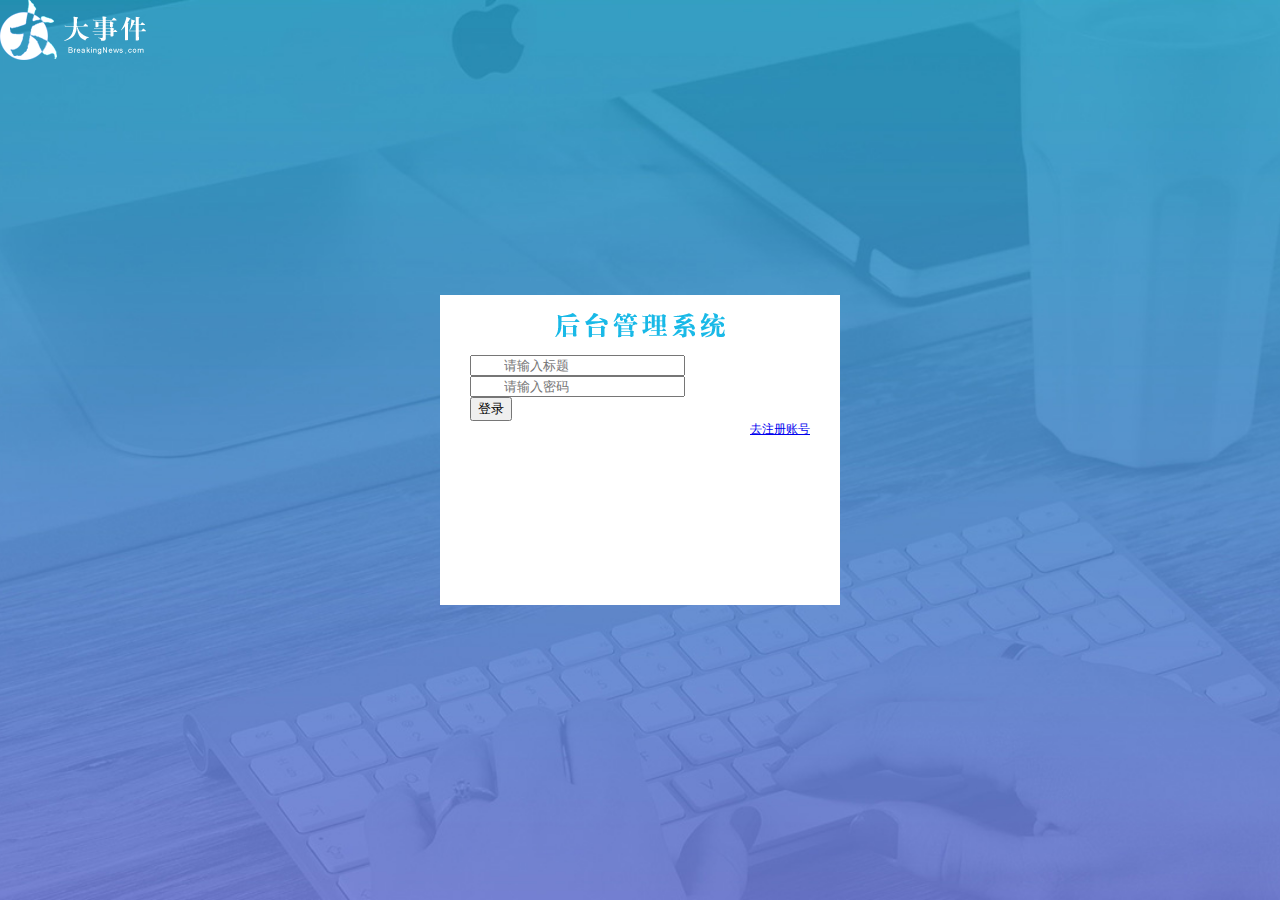
<file: index.html>
<!DOCTYPE html>
<html lang="en">

<head>
    <meta charset="UTF-8">
    <meta http-equiv="X-UA-Compatible" content="IE=edge">
    <meta name="viewport" content="width=device-width, initial-scale=1.0">
    <title>大事件登录-注册</title>
    <link rel="stylesheet" href="./assets/css/login.css">
    <link rel="stylesheet" href="https://www.layuicdn.com/layui-v2.5.5/css/layui.css">
</head>

<body>
    <!-- logo区域 -->
    <div class="layui-main">
        <img src="./assets/images/logo.png" alt="">
    </div>
    <!-- 登录注册区域 -->
    <div class="loginAn">
        <div class="title-box"></div>
        <!-- 登录的div  -->
        <div class="login-box">
            <!-- 登录的表单 -->
            <form class="layui-form" action="">
                <!-- 用户名 -->
                <div class="layui-form-item">
                    <i class="layui-icon layui-icon-username"></i>
                    <input type="text" name="title" required lay-verify="required" placeholder="请输入标题" autocomplete="off" class="layui-input">
                </div>
                <!-- 密码 -->
                <div class="layui-form-item">
                    <i class="layui-icon layui-icon-password"></i>
                    <input type="password" name="password" required lay-verify="required|pwd" placeholder="请输入密码" autocomplete="off" class="layui-input">
                </div>

                <!-- 登录按钮 -->
                <div class="layui-form-item">
                    <button type="button" class="layui-btn layui-btn-fluid layui-btn-normal" lay-submit>登录</button>
                </div>
                <div class="layui-form-item links">
                    <a href="javascript:;" id="link_reg">去注册账号</a>
                </div>
            </form>

        </div>

        <!-- 注册的div  -->
        <div class="reg-box ">
            <!-- 注册的表单 -->
            <form class="layui-form" action="" id="form_reg">
                <!-- 用户名 -->
                <div class="layui-form-item">
                    <i class="layui-icon layui-icon-username"></i>
                    <input type="text" name="title" required lay-verify="required" placeholder="请输入用户名" autocomplete="off" class="layui-input">
                </div>
                <!-- 密码 -->
                <div class="layui-form-item">
                    <i class="layui-icon layui-icon-password"></i>
                    <input type="password" name="password" required lay-verify="required|pwd" placeholder="请输入密码" autocomplete="off" class="layui-input">
                </div>
                <div class="layui-form-item">
                    <i class="layui-icon layui-icon-password"></i>
                    <input type="password" name="repassword" required lay-verify="required|pwd|repwd" placeholder="再次输入密码" autocomplete="off" class="layui-input">
                </div>
                <!-- 注册按钮 -->
                <div class="layui-form-item">
                    <button type="button" class="layui-btn layui-btn-fluid layui-btn-normal" lay-submit>注册</button>
                </div>
                <div class="layui-form-item links">
                    <a href="javascript:;" id="link_reg">去登录</a>
                </div>
            </form>
        </div>
    </div>
    <!-- 导入layui.js  -->
    <script src="./assets/lib/layui/layui.all.js"></script>
    <!-- 导入jQuery  -->
    <script src="./assets/lib/jquery.js "></script>
    <!-- 导入自己的js脚本 -->
    <script src="./assets/js/login.js "></script>
</body>

</html>
</file>
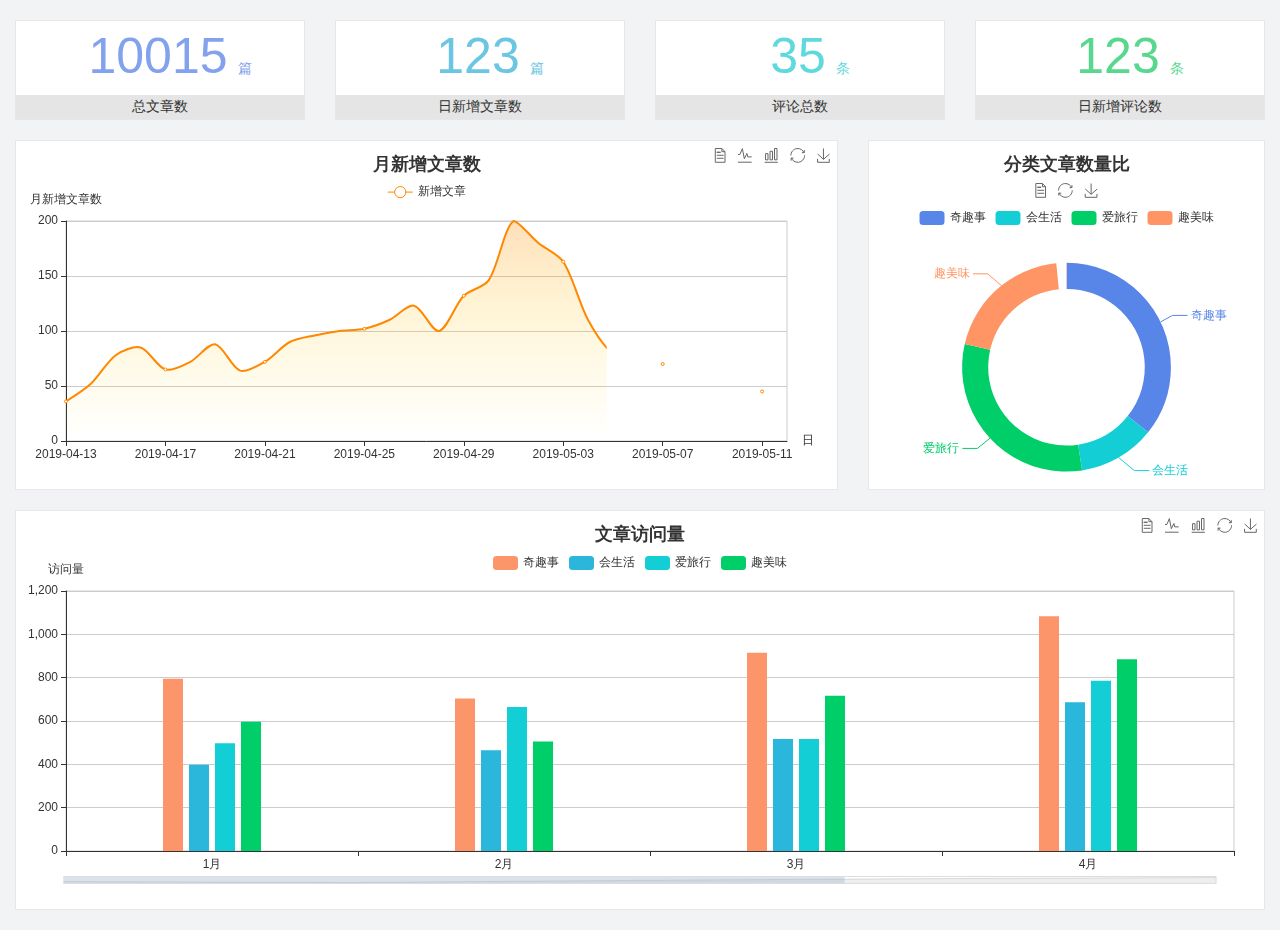
<file: home/dashboard.html>
<!DOCTYPE html>
<html lang="en">

<head>
  <meta charset="UTF-8">
  <meta name="viewport" content="width=device-width, initial-scale=1.0">
  <meta http-equiv="X-UA-Compatible" content="ie=edge">
  <title>图表统计</title>
  <link rel="stylesheet" href="../../assets/lib/bootstrap.css" />
  <link rel="stylesheet" href="../../assets/lib/main.css" />
  <script src="../../assets/lib/jquery.js"></script>
  <script type="text/javascript" src="../../assets/lib/echarts.min.js"></script>
</head>

<body>
  <div class="container-fluid">
    <div class="row spannel_list">
      <div class="col-sm-3 col-xs-6">
        <div class="spannel">
          <em>10015</em><span>篇</span>
          <b>总文章数</b>
        </div>
      </div>
      <div class="col-sm-3 col-xs-6">
        <div class="spannel scolor01">
          <em>123</em><span>篇</span>
          <b>日新增文章数</b>
        </div>
      </div>
      <div class="col-sm-3 col-xs-6">
        <div class="spannel scolor02">
          <em>35</em><span>条</span>
          <b>评论总数</b>
        </div>
      </div>
      <div class="col-sm-3 col-xs-6">
        <div class="spannel scolor03">
          <em>123</em><span>条</span>
          <b>日新增评论数</b>
        </div>
      </div>
    </div>
  </div>

  <div class="container-fluid">
    <div class="row curve-pie">
      <div class="col-lg-8 col-md-8">
        <div class="gragh_pannel" id="curve_show"></div>
      </div>
      <div class="col-lg-4 col-md-4">
        <div class="gragh_pannel" id="pie_show"></div>
      </div>
    </div>
  </div>

  <div class="container-fluid">
    <div class="column_pannel" id="column_show"></div>
  </div>

  <script>
    var oChart = echarts.init(document.getElementById('curve_show'));
    var aList_all = [
      { 'count': 36, 'date': '2019-04-13' },
      { 'count': 52, 'date': '2019-04-14' },
      { 'count': 78, 'date': '2019-04-15' },
      { 'count': 85, 'date': '2019-04-16' },
      { 'count': 65, 'date': '2019-04-17' },
      { 'count': 72, 'date': '2019-04-18' },
      { 'count': 88, 'date': '2019-04-19' },
      { 'count': 64, 'date': '2019-04-20' },
      { 'count': 72, 'date': '2019-04-21' },
      { 'count': 90, 'date': '2019-04-22' },
      { 'count': 96, 'date': '2019-04-23' },
      { 'count': 100, 'date': '2019-04-24' },
      { 'count': 102, 'date': '2019-04-25' },
      { 'count': 110, 'date': '2019-04-26' },
      { 'count': 123, 'date': '2019-04-27' },
      { 'count': 100, 'date': '2019-04-28' },
      { 'count': 132, 'date': '2019-04-29' },
      { 'count': 146, 'date': '2019-04-30' },
      { 'count': 200, 'date': '2019-05-01' },
      { 'count': 180, 'date': '2019-05-02' },
      { 'count': 163, 'date': '2019-05-03' },
      { 'count': 110, 'date': '2019-05-04' },
      { 'count': 80, 'date': '2019-05-05' },
      { 'count': 82, 'date': '2019-05-06' },
      { 'count': 70, 'date': '2019-05-07' },
      { 'count': 65, 'date': '2019-05-08' },
      { 'count': 54, 'date': '2019-05-09' },
      { 'count': 40, 'date': '2019-05-10' },
      { 'count': 45, 'date': '2019-05-11' },
      { 'count': 38, 'date': '2019-05-12' },
    ];

    let aCount = [];
    let aDate = [];

    for (var i = 0; i < aList_all.length; i++) {
      aCount.push(aList_all[i].count);
      aDate.push(aList_all[i].date);
    }

    var chartopt = {
      title: {
        text: '月新增文章数',
        left: 'center',
        top: '10'
      },
      tooltip: {
        trigger: 'axis'
      },
      legend: {
        data: ['新增文章'],
        top: '40'
      },
      toolbox: {
        show: true,
        feature: {
          mark: { show: true },
          dataView: { show: true, readOnly: false },
          magicType: { show: true, type: ['line', 'bar'] },
          restore: { show: true },
          saveAsImage: { show: true }
        }
      },
      calculable: true,
      xAxis: [
        {
          name: '日',
          type: 'category',
          boundaryGap: false,
          data: aDate
        }
      ],
      yAxis: [
        {
          name: '月新增文章数',
          type: 'value'
        }
      ],
      series: [
        {
          name: '新增文章',
          type: 'line',
          smooth: true,
          itemStyle: { normal: { areaStyle: { type: 'default' }, color: '#f80' }, lineStyle: { color: '#f80' } },
          data: aCount
        }],
      areaStyle: {
        normal: {
          color: new echarts.graphic.LinearGradient(0, 0, 0, 1, [{
            offset: 0,
            color: 'rgba(255,136,0,0.39)'
          }, {
            offset: .34,
            color: 'rgba(255,180,0,0.25)'
          }, {
            offset: 1,
            color: 'rgba(255,222,0,0.00)'
          }])

        }
      },
      grid: {
        show: true,
        x: 50,
        x2: 50,
        y: 80,
        height: 220
      }
    };

    oChart.setOption(chartopt);


    var oPie = echarts.init(document.getElementById('pie_show'));
    var oPieopt =
    {
      title: {
        top: 10,
        text: '分类文章数量比',
        x: 'center'
      },
      tooltip: {
        trigger: 'item',
        formatter: "{a} <br/>{b} : {c} ({d}%)"
      },
      color: ['#5885e8', '#13cfd5', '#00ce68', '#ff9565'],
      legend: {
        x: 'center',
        top: 65,
        data: ['奇趣事', '会生活', '爱旅行', '趣美味']
      },
      toolbox: {
        show: true,
        x: 'center',
        top: 35,
        feature: {
          mark: { show: true },
          dataView: { show: true, readOnly: false },
          magicType: {
            show: true,
            type: ['pie', 'funnel'],
            option: {
              funnel: {
                x: '25%',
                width: '50%',
                funnelAlign: 'left',
                max: 1548
              }
            }
          },
          restore: { show: true },
          saveAsImage: { show: true }
        }
      },
      calculable: true,
      series: [
        {
          name: '访问来源',
          type: 'pie',
          radius: ['45%', '60%'],
          center: ['50%', '65%'],
          data: [
            { value: 300, name: '奇趣事' },
            { value: 100, name: '会生活' },
            { value: 260, name: '爱旅行' },
            { value: 180, name: '趣美味' }
          ]
        }
      ]
    };
    oPie.setOption(oPieopt);



    var oColumn = this.echarts.init(document.getElementById('column_show'));
    var oColumnopt =
    {
      title: {
        text: '文章访问量',
        left: 'center',
        top: '10'
      },
      tooltip: {
        trigger: 'axis'
      },
      legend: {
        data: ['奇趣事', '会生活', '爱旅行', '趣美味'],
        top: '40'
      },
      toolbox: {
        show: true,
        feature: {
          mark: { show: true },
          dataView: { show: true, readOnly: false },
          magicType: { show: true, type: ['line', 'bar'] },
          restore: { show: true },
          saveAsImage: { show: true }
        }
      },
      calculable: true,
      xAxis: [
        {
          type: 'category',
          data: ['1月', '2月', '3月', '4月', '5月']
        }
      ],
      yAxis: [
        {
          name: '访问量',
          type: 'value'
        }
      ],
      series: [
        {
          name: '奇趣事',
          type: 'bar',
          barWidth: 20,
          itemStyle: {
            normal: { areaStyle: { type: 'default' }, color: '#fd956a' }
          },
          data: [800, 708, 920, 1090, 1200]
        },
        {
          name: '会生活',
          type: 'bar',
          barWidth: 20,
          itemStyle: {
            normal: { areaStyle: { type: 'default' }, color: '#2bb6db' }
          },
          data: [400, 468, 520, 690, 800]
        },
        {
          name: '爱旅行',
          type: 'bar',
          barWidth: 20,
          itemStyle: {
            normal: { areaStyle: { type: 'default' }, color: '#13cfd5' }
          },
          data: [500, 668, 520, 790, 900]
        },
        {
          name: '趣美味',
          type: 'bar',
          barWidth: 20,
          itemStyle: {
            normal: { areaStyle: { type: 'default' }, color: '#00ce68' }
          },
          data: [600, 508, 720, 890, 1000]
        }
      ],
      grid: {
        show: true,
        x: 50,
        x2: 30,
        y: 80,
        height: 260
      },
      dataZoom: [//给x轴设置滚动条
        {
          start: 0,//默认为0
          end: 100 - 1000 / 31,//默认为100
          type: 'slider',
          show: true,
          xAxisIndex: [0],
          handleSize: 0,//滑动条的 左右2个滑动条的大小
          height: 8,//组件高度
          left: 45, //左边的距离
          right: 50,//右边的距离
          bottom: 26,//右边的距离
          handleColor: '#ddd',//h滑动图标的颜色
          handleStyle: {
            borderColor: "#cacaca",
            borderWidth: "1",
            shadowBlur: 2,
            background: "#ddd",
            shadowColor: "#ddd",
          }
        }]
    };
    oColumn.setOption(oColumnopt);
  </script>
</body>

</html>
</file>
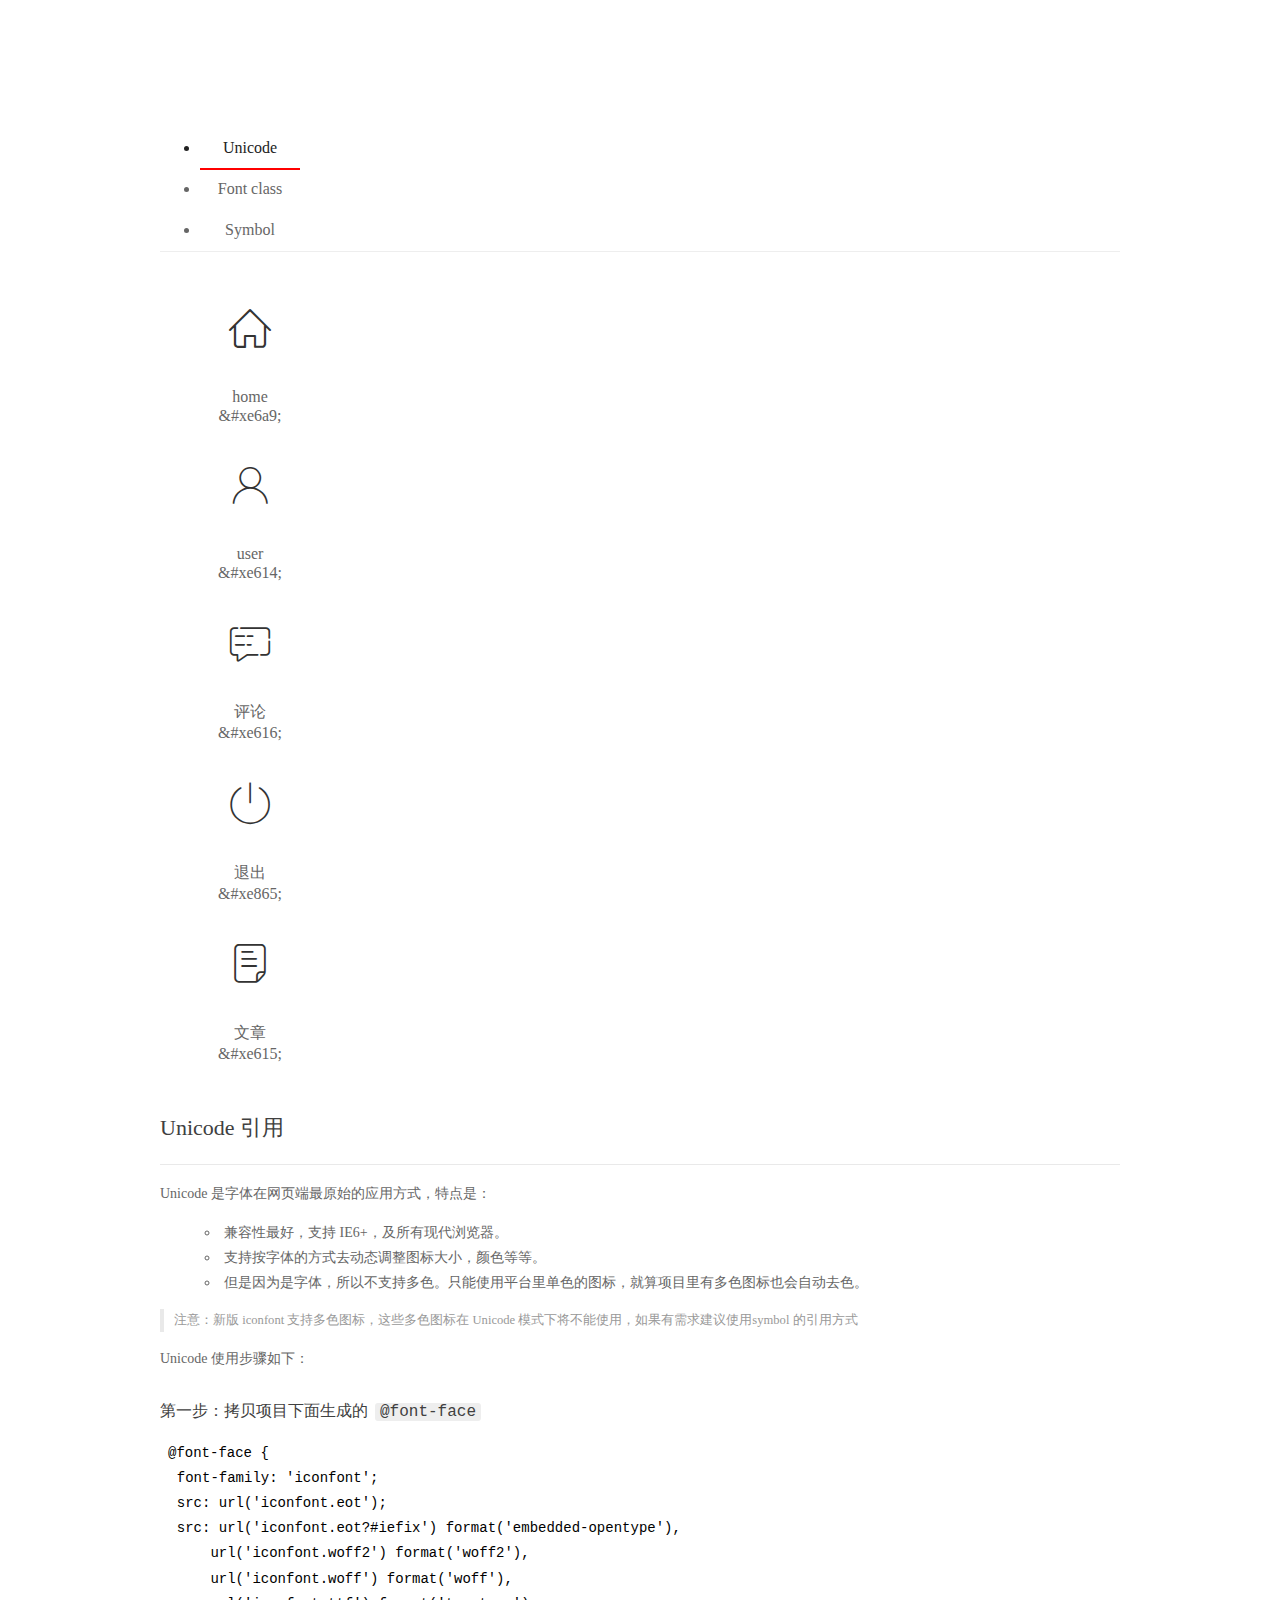
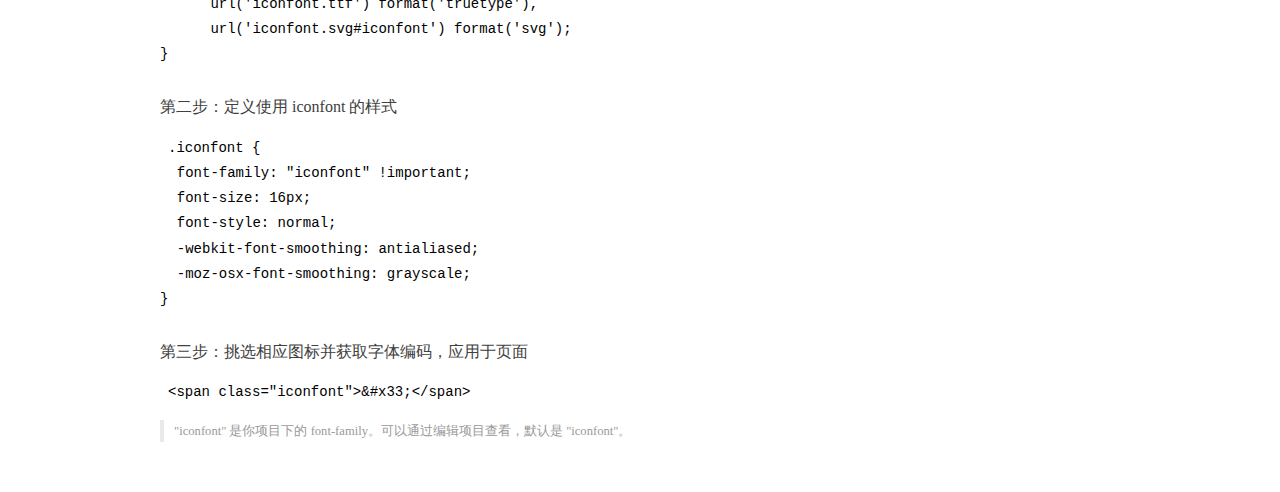
<file: assets/fonts/demo_index.html>
<!DOCTYPE html>
<html>
<head>
  <meta charset="utf-8"/>
  <title>IconFont Demo</title>
  <link rel="shortcut icon" href="https://gtms04.alicdn.com/tps/i4/TB1_oz6GVXXXXaFXpXXJDFnIXXX-64-64.ico" type="image/x-icon"/>
  <link rel="stylesheet" href="https://g.alicdn.com/thx/cube/1.3.2/cube.min.css">
  <link rel="stylesheet" href="demo.css">
  <link rel="stylesheet" href="iconfont.css">
  <script src="iconfont.js"></script>
  <!-- jQuery -->
  <script src="https://a1.alicdn.com/oss/uploads/2018/12/26/7bfddb60-08e8-11e9-9b04-53e73bb6408b.js"></script>
  <!-- 代码高亮 -->
  <script src="https://a1.alicdn.com/oss/uploads/2018/12/26/a3f714d0-08e6-11e9-8a15-ebf944d7534c.js"></script>
</head>
<body>
  <div class="main">
    <h1 class="logo"><a href="https://www.iconfont.cn/" title="iconfont 首页" target="_blank">&#xe86b;</a></h1>
    <div class="nav-tabs">
      <ul id="tabs" class="dib-box">
        <li class="dib active"><span>Unicode</span></li>
        <li class="dib"><span>Font class</span></li>
        <li class="dib"><span>Symbol</span></li>
      </ul>
      
    </div>
    <div class="tab-container">
      <div class="content unicode" style="display: block;">
          <ul class="icon_lists dib-box">
          
            <li class="dib">
              <span class="icon iconfont">&#xe6a9;</span>
                <div class="name">home</div>
                <div class="code-name">&amp;#xe6a9;</div>
              </li>
          
            <li class="dib">
              <span class="icon iconfont">&#xe614;</span>
                <div class="name">user</div>
                <div class="code-name">&amp;#xe614;</div>
              </li>
          
            <li class="dib">
              <span class="icon iconfont">&#xe616;</span>
                <div class="name">评论</div>
                <div class="code-name">&amp;#xe616;</div>
              </li>
          
            <li class="dib">
              <span class="icon iconfont">&#xe865;</span>
                <div class="name">退出</div>
                <div class="code-name">&amp;#xe865;</div>
              </li>
          
            <li class="dib">
              <span class="icon iconfont">&#xe615;</span>
                <div class="name">文章</div>
                <div class="code-name">&amp;#xe615;</div>
              </li>
          
          </ul>
          <div class="article markdown">
          <h2 id="unicode-">Unicode 引用</h2>
          <hr>

          <p>Unicode 是字体在网页端最原始的应用方式，特点是：</p>
          <ul>
            <li>兼容性最好，支持 IE6+，及所有现代浏览器。</li>
            <li>支持按字体的方式去动态调整图标大小，颜色等等。</li>
            <li>但是因为是字体，所以不支持多色。只能使用平台里单色的图标，就算项目里有多色图标也会自动去色。</li>
          </ul>
          <blockquote>
            <p>注意：新版 iconfont 支持多色图标，这些多色图标在 Unicode 模式下将不能使用，如果有需求建议使用symbol 的引用方式</p>
          </blockquote>
          <p>Unicode 使用步骤如下：</p>
          <h3 id="-font-face">第一步：拷贝项目下面生成的 <code>@font-face</code></h3>
<pre><code class="language-css"
>@font-face {
  font-family: 'iconfont';
  src: url('iconfont.eot');
  src: url('iconfont.eot?#iefix') format('embedded-opentype'),
      url('iconfont.woff2') format('woff2'),
      url('iconfont.woff') format('woff'),
      url('iconfont.ttf') format('truetype'),
      url('iconfont.svg#iconfont') format('svg');
}
</code></pre>
          <h3 id="-iconfont-">第二步：定义使用 iconfont 的样式</h3>
<pre><code class="language-css"
>.iconfont {
  font-family: "iconfont" !important;
  font-size: 16px;
  font-style: normal;
  -webkit-font-smoothing: antialiased;
  -moz-osx-font-smoothing: grayscale;
}
</code></pre>
          <h3 id="-">第三步：挑选相应图标并获取字体编码，应用于页面</h3>
<pre>
<code class="language-html"
>&lt;span class="iconfont"&gt;&amp;#x33;&lt;/span&gt;
</code></pre>
          <blockquote>
            <p>"iconfont" 是你项目下的 font-family。可以通过编辑项目查看，默认是 "iconfont"。</p>
          </blockquote>
          </div>
      </div>
      <div class="content font-class">
        <ul class="icon_lists dib-box">
          
          <li class="dib">
            <span class="icon iconfont icon-home"></span>
            <div class="name">
              home
            </div>
            <div class="code-name">.icon-home
            </div>
          </li>
          
          <li class="dib">
            <span class="icon iconfont icon-user"></span>
            <div class="name">
              user
            </div>
            <div class="code-name">.icon-user
            </div>
          </li>
          
          <li class="dib">
            <span class="icon iconfont icon-pinglun"></span>
            <div class="name">
              评论
            </div>
            <div class="code-name">.icon-pinglun
            </div>
          </li>
          
          <li class="dib">
            <span class="icon iconfont icon-tuichu"></span>
            <div class="name">
              退出
            </div>
            <div class="code-name">.icon-tuichu
            </div>
          </li>
          
          <li class="dib">
            <span class="icon iconfont icon-16"></span>
            <div class="name">
              文章
            </div>
            <div class="code-name">.icon-16
            </div>
          </li>
          
        </ul>
        <div class="article markdown">
        <h2 id="font-class-">font-class 引用</h2>
        <hr>

        <p>font-class 是 Unicode 使用方式的一种变种，主要是解决 Unicode 书写不直观，语意不明确的问题。</p>
        <p>与 Unicode 使用方式相比，具有如下特点：</p>
        <ul>
          <li>兼容性良好，支持 IE8+，及所有现代浏览器。</li>
          <li>相比于 Unicode 语意明确，书写更直观。可以很容易分辨这个 icon 是什么。</li>
          <li>因为使用 class 来定义图标，所以当要替换图标时，只需要修改 class 里面的 Unicode 引用。</li>
          <li>不过因为本质上还是使用的字体，所以多色图标还是不支持的。</li>
        </ul>
        <p>使用步骤如下：</p>
        <h3 id="-fontclass-">第一步：引入项目下面生成的 fontclass 代码：</h3>
<pre><code class="language-html">&lt;link rel="stylesheet" href="./iconfont.css"&gt;
</code></pre>
        <h3 id="-">第二步：挑选相应图标并获取类名，应用于页面：</h3>
<pre><code class="language-html">&lt;span class="iconfont icon-xxx"&gt;&lt;/span&gt;
</code></pre>
        <blockquote>
          <p>"
            iconfont" 是你项目下的 font-family。可以通过编辑项目查看，默认是 "iconfont"。</p>
        </blockquote>
      </div>
      </div>
      <div class="content symbol">
          <ul class="icon_lists dib-box">
          
            <li class="dib">
                <svg class="icon svg-icon" aria-hidden="true">
                  <use xlink:href="#icon-home"></use>
                </svg>
                <div class="name">home</div>
                <div class="code-name">#icon-home</div>
            </li>
          
            <li class="dib">
                <svg class="icon svg-icon" aria-hidden="true">
                  <use xlink:href="#icon-user"></use>
                </svg>
                <div class="name">user</div>
                <div class="code-name">#icon-user</div>
            </li>
          
            <li class="dib">
                <svg class="icon svg-icon" aria-hidden="true">
                  <use xlink:href="#icon-pinglun"></use>
                </svg>
                <div class="name">评论</div>
                <div class="code-name">#icon-pinglun</div>
            </li>
          
            <li class="dib">
                <svg class="icon svg-icon" aria-hidden="true">
                  <use xlink:href="#icon-tuichu"></use>
                </svg>
                <div class="name">退出</div>
                <div class="code-name">#icon-tuichu</div>
            </li>
          
            <li class="dib">
                <svg class="icon svg-icon" aria-hidden="true">
                  <use xlink:href="#icon-16"></use>
                </svg>
                <div class="name">文章</div>
                <div class="code-name">#icon-16</div>
            </li>
          
          </ul>
          <div class="article markdown">
          <h2 id="symbol-">Symbol 引用</h2>
          <hr>

          <p>这是一种全新的使用方式，应该说这才是未来的主流，也是平台目前推荐的用法。相关介绍可以参考这篇<a href="">文章</a>
            这种用法其实是做了一个 SVG 的集合，与另外两种相比具有如下特点：</p>
          <ul>
            <li>支持多色图标了，不再受单色限制。</li>
            <li>通过一些技巧，支持像字体那样，通过 <code>font-size</code>, <code>color</code> 来调整样式。</li>
            <li>兼容性较差，支持 IE9+，及现代浏览器。</li>
            <li>浏览器渲染 SVG 的性能一般，还不如 png。</li>
          </ul>
          <p>使用步骤如下：</p>
          <h3 id="-symbol-">第一步：引入项目下面生成的 symbol 代码：</h3>
<pre><code class="language-html">&lt;script src="./iconfont.js"&gt;&lt;/script&gt;
</code></pre>
          <h3 id="-css-">第二步：加入通用 CSS 代码（引入一次就行）：</h3>
<pre><code class="language-html">&lt;style&gt;
.icon {
  width: 1em;
  height: 1em;
  vertical-align: -0.15em;
  fill: currentColor;
  overflow: hidden;
}
&lt;/style&gt;
</code></pre>
          <h3 id="-">第三步：挑选相应图标并获取类名，应用于页面：</h3>
<pre><code class="language-html">&lt;svg class="icon" aria-hidden="true"&gt;
  &lt;use xlink:href="#icon-xxx"&gt;&lt;/use&gt;
&lt;/svg&gt;
</code></pre>
          </div>
      </div>

    </div>
  </div>
  <script>
  $(document).ready(function () {
      $('.tab-container .content:first').show()

      $('#tabs li').click(function (e) {
        var tabContent = $('.tab-container .content')
        var index = $(this).index()

        if ($(this).hasClass('active')) {
          return
        } else {
          $('#tabs li').removeClass('active')
          $(this).addClass('active')

          tabContent.hide().eq(index).fadeIn()
        }
      })
    })
  </script>
</body>
</html>
</file>
<file: assets/css/login.css>
html,
body {
    margin: 0;
    padding: 0;
    height: 100%;
    width: 100%;
    /* background-color: lightcoral; */
    background: url('../../assets/images/login_bg.jpg') no-repeat center;
    background-size: cover;
}

.loginAn {
    width: 400px;
    height: 310px;
    background-color: #fff;
    position: absolute;
    left: 50%;
    top: 50%;
    transform: translate(-50%, -50%);
}

.title-box {
    height: 60px;
    background: url('../images/login_title.png') no-repeat center;
}

.reg-box {
    display: none;
}

.layui-form {
    padding: 0 30px;
}

.links {
    display: flex;
    justify-content: flex-end;
}

.links a {
    font-size: 12px;
}

.layui-form-item {
    position: relative;
}

.layui-icon {
    position: absolute;
    left: 10px;
    top: 10px;
}

input.layui-input {
    padding-left: 32px;
}
</file>
<file: assets/lib/main.css>
body{
    font-family:'MicroSoft YaHei';
    background-color: #f2f3f5;
}
.main_wrap{
    position:fixed;
    width:100%;
    height:100%;
    left:0px;
    top:0px;
    background:url('../images/login_bg.jpg'); 
    background-size:100% 100%; 
  }
.header{
    width:1200px;
    overflow: hidden;
    margin:20px auto 0;
}
.heade .logo{
    float: left;
}
.header .copyright{
    float:right;
    font-size:12px;
    color:#fff;
    text-align:right;
    line-height:20px;
    margin-top:10px;
}
.login_form_con{
    position:absolute;
    left:50%;
    top:50%;
    margin-left:-200px;
    margin-top:-155px;
    width:400px;
    height:310px;
    background-color: #edeff0;
}

.login_form{
    position: relative;
}

.login_form .icon-user{
    position:absolute;
    font-size:16px;
    color:#999;
    left:46px;
    top:12px;
}
.login_form .icon-key{
    position:absolute;
    font-size:18px;
    color:#999;
    left:46px;
    top:78px;
}
.login_title{
    height:60px;
    background:url('../images/login_title.png') center center no-repeat #fff;
}
.input_txt,.input_pass,.input_sub{
    display:block;
    width:334px;
    height:37px;
    padding:0px;
    text-indent:40px;
    border:1px solid #ddd;
    margin:27px auto 0;
    outline:none;
}
.input_sub{
    margin-top:40px;
    height:42px;
    background-color: #19b9e7;
    text-indent:0px;
    font-size:18px;
    color:#fff;
    cursor: pointer;
}
.input_sub:hover{
    background-color: #08a0cc;
}

.sider{
    position:fixed;
    left:0;
    top:0;
    bottom:0;
    width:210px;
    background-color: #323745;
}
.sider .logo{
    display:block;
    height:56px;
    background-color: #242732;
    overflow: hidden;
}
.sider .logo img{
    display:block;
    margin:6px auto 0;
}
.user_info{
    height:79px;
    border-bottom:1px solid #5a5e6b;
}

.user_info img{
    float: left;
    width:40px;
    height:40px;
    border-radius:20px;
    margin:19px 0 0 30px;
}
.user_info span{
    float: left;
    width:120px;
    font-size:12px;
    color:#fff;
    margin:23px 0 0 20px;
}
.user_info b{
    float: left;
    width: 120px;
    font-weight:normal;
    font-size:12px;
    color:#adafb5;
    margin:2px 0 0 20px;
}

.menu .level01{
    height:50px;
    line-height:50px;
}
.menu .level01 a{
    display:block;
    height:50px;
    font-size:12px;
    color:#adafb5;
    overflow: hidden;
}
.menu .level01.active a{
    background-color: #1378f0;
    color:#fff;
}
.menu .level01.active i{
    color:#fff;
}

.menu .level01 a:hover{
    background-color: #1378f0;
    color:#fff;
}
.menu .level01 a:hover i{
    color:#fff;
}
.menu .level01 i{
    color:#61646f;
    font-size:22px;
    float: left;
    margin-left:26px;
}
.menu .level01 span{
    float: left;
    margin-left:10px;
}
.menu .level01 b{
    float: right;
    margin-right:20px;
    font-weight:normal;
    transform:rotate(90deg);
    transition:all 500ms ease;
}

.menu .level01 .rotate0{
    transform:rotate(0deg);
}

.menu .level02{
    background: #242732;
    display:none;
}


.menu .level02 li{
    height:40px;
    line-height:40px;
}
.menu .level02 li a{
    display:block;
    height:40px;
    font-size:12px;
    color:#adafb5;
    overflow: hidden;
}

.menu .level02 li a:hover{
    background-color: #1378f0;
    color:#fff;
}

.menu .level02 li i{
    font-size:12px;
    float: left;
    margin-left:60px;
}
.menu .level02 li span{
    font-size:12px;
    float: left;
    margin-left:5px;
}

.menu .level02 .active a{
    color:#ffae00;
}

.header_bar{
    position:fixed;
    left:210px;
    right:0;
    top:0;
    height:56px;
    background-color: #fff;
}

.main{
    position:fixed;
    left:210px;
    top:56px;
    right:0;
    bottom:0;
    background-color: #f2f3f5;
}

.search_form{
    width:218px;
    height:33px;
    border:1px solid #ddd;
    background-color: #f2f3f5;
    border-radius:16px;
    float: left;
    margin:12px 0 0 27px;
}

.search_form input{
    padding:0px;
    margin:0px;
    border:0px;
    float: left;
    background-color: #f2f3f5;
    font-size:12px;
    width:175px;
    height:31px;
    margin-left:12px;
    outline:none;
   
}

.search_form .icon-search{
    line-height:33px;
    cursor: pointer;
    font-size:18px;
    color:#abaebb;
}
.user_center_link{
    float:right;

}
.user_center_link a{
    line-height:56px;
    font-size:12px;
    color:#999;
    margin-right:15px;
}
.user_center_link a:hover{
    color:#ffae00
}

.user_center_link img{
    width:42px;
    height:42px;
    border-radius:32px;
    margin-right:10px;
}

.spannel_list{
    margin-top:20px;
}

.spannel{
	height:100px;
	overflow:hidden;
	text-align:center;
    position:relative;
    background-color: #fff;
    border:1px solid #e7e7e9;
    margin-bottom:20px;
}

.spannel em{
    font-style:normal;
	font-size:50px;
	line-height:50px;
	display:inline-block;
	margin:10px 0 0 20px;
	font-family:'Arial';
	color:#83a2ed;
}

.spannel span{
	font-size:14px;
	display:inline-block;
	color:#83a2ed;
	margin-left:10px;
}

.spannel b{
	position:absolute;
	left:0;
	bottom:0;
	width:100%;
	line-height:24px;
	background:#e5e5e5;
	color:#333;
	font-size:14px;
	font-weight:normal;
}

.scolor01 em,.scolor01 span{
	color:#6ac6e2;
}

.scolor02 em,.scolor02 span{
	color:#5fd9de;
}

.scolor03 em,.scolor03 span{
	color:#58d88e;
}


.gragh_pannel{
    height:350px;
    border:1px solid #e7e7e9;
    background-color: #fff!important; 
    margin-bottom:20px;  
}

.column_pannel{
    margin-bottom:20px;
    height:400px;
    border:1px solid #e7e7e9;
    background-color: #fff!important;   
}

.common_title{
    line-height:42px;
    background-color: #fbfbfb;
    border:1px solid #e7e7e9;
    margin-top:20px;
    text-indent: 15px;
    font-size:14px;
    color:#333;
}

.common_con{
    border:1px solid #e7e7e9;
    border-top:0px;
    background-color: #fff;
    padding-bottom:20px;
    margin-bottom:20px;
}
.opt_btns{
    margin-top:20px;
}

.mp20{
    margin-top:20px;
}

.pagination{   
   margin:0;
}

.article_form{
    margin-top:20px;
}

.form-group{
    margin-bottom:25px;
}

.form-group label{
    font-weight:normal;
    color:#666;
}

.icon-icondate{
    line-height:16px;
}

.user_pic{
    width:100px;
    height:100px;
    margin-bottom:10px;
}

.article_cover{
    width:200px;
    height:200px;
    margin-bottom:10px;
}
</file>
<file: assets/fonts/demo.css>
/* Logo 字体 */
@font-face {
  font-family: "iconfont logo";
  src: url('https://at.alicdn.com/t/font_985780_km7mi63cihi.eot?t=1545807318834');
  src: url('https://at.alicdn.com/t/font_985780_km7mi63cihi.eot?t=1545807318834#iefix') format('embedded-opentype'),
    url('https://at.alicdn.com/t/font_985780_km7mi63cihi.woff?t=1545807318834') format('woff'),
    url('https://at.alicdn.com/t/font_985780_km7mi63cihi.ttf?t=1545807318834') format('truetype'),
    url('https://at.alicdn.com/t/font_985780_km7mi63cihi.svg?t=1545807318834#iconfont') format('svg');
}

.logo {
  font-family: "iconfont logo";
  font-size: 160px;
  font-style: normal;
  -webkit-font-smoothing: antialiased;
  -moz-osx-font-smoothing: grayscale;
}

/* tabs */
.nav-tabs {
  position: relative;
}

.nav-tabs .nav-more {
  position: absolute;
  right: 0;
  bottom: 0;
  height: 42px;
  line-height: 42px;
  color: #666;
}

#tabs {
  border-bottom: 1px solid #eee;
}

#tabs li {
  cursor: pointer;
  width: 100px;
  height: 40px;
  line-height: 40px;
  text-align: center;
  font-size: 16px;
  border-bottom: 2px solid transparent;
  position: relative;
  z-index: 1;
  margin-bottom: -1px;
  color: #666;
}


#tabs .active {
  border-bottom-color: #f00;
  color: #222;
}

.tab-container .content {
  display: none;
}

/* 页面布局 */
.main {
  padding: 30px 100px;
  width: 960px;
  margin: 0 auto;
}

.main .logo {
  color: #333;
  text-align: left;
  margin-bottom: 30px;
  line-height: 1;
  height: 110px;
  margin-top: -50px;
  overflow: hidden;
  *zoom: 1;
}

.main .logo a {
  font-size: 160px;
  color: #333;
}

.helps {
  margin-top: 40px;
}

.helps pre {
  padding: 20px;
  margin: 10px 0;
  border: solid 1px #e7e1cd;
  background-color: #fffdef;
  overflow: auto;
}

.icon_lists {
  width: 100% !important;
  overflow: hidden;
  *zoom: 1;
}

.icon_lists li {
  width: 100px;
  margin-bottom: 10px;
  margin-right: 20px;
  text-align: center;
  list-style: none !important;
  cursor: default;
}

.icon_lists li .code-name {
  line-height: 1.2;
}

.icon_lists .icon {
  display: block;
  height: 100px;
  line-height: 100px;
  font-size: 42px;
  margin: 10px auto;
  color: #333;
  -webkit-transition: font-size 0.25s linear, width 0.25s linear;
  -moz-transition: font-size 0.25s linear, width 0.25s linear;
  transition: font-size 0.25s linear, width 0.25s linear;
}

.icon_lists .icon:hover {
  font-size: 100px;
}

.icon_lists .svg-icon {
  /* 通过设置 font-size 来改变图标大小 */
  width: 1em;
  /* 图标和文字相邻时，垂直对齐 */
  vertical-align: -0.15em;
  /* 通过设置 color 来改变 SVG 的颜色/fill */
  fill: currentColor;
  /* path 和 stroke 溢出 viewBox 部分在 IE 下会显示
      normalize.css 中也包含这行 */
  overflow: hidden;
}

.icon_lists li .name,
.icon_lists li .code-name {
  color: #666;
}

/* markdown 样式 */
.markdown {
  color: #666;
  font-size: 14px;
  line-height: 1.8;
}

.highlight {
  line-height: 1.5;
}

.markdown img {
  vertical-align: middle;
  max-width: 100%;
}

.markdown h1 {
  color: #404040;
  font-weight: 500;
  line-height: 40px;
  margin-bottom: 24px;
}

.markdown h2,
.markdown h3,
.markdown h4,
.markdown h5,
.markdown h6 {
  color: #404040;
  margin: 1.6em 0 0.6em 0;
  font-weight: 500;
  clear: both;
}

.markdown h1 {
  font-size: 28px;
}

.markdown h2 {
  font-size: 22px;
}

.markdown h3 {
  font-size: 16px;
}

.markdown h4 {
  font-size: 14px;
}

.markdown h5 {
  font-size: 12px;
}

.markdown h6 {
  font-size: 12px;
}

.markdown hr {
  height: 1px;
  border: 0;
  background: #e9e9e9;
  margin: 16px 0;
  clear: both;
}

.markdown p {
  margin: 1em 0;
}

.markdown>p,
.markdown>blockquote,
.markdown>.highlight,
.markdown>ol,
.markdown>ul {
  width: 80%;
}

.markdown ul>li {
  list-style: circle;
}

.markdown>ul li,
.markdown blockquote ul>li {
  margin-left: 20px;
  padding-left: 4px;
}

.markdown>ul li p,
.markdown>ol li p {
  margin: 0.6em 0;
}

.markdown ol>li {
  list-style: decimal;
}

.markdown>ol li,
.markdown blockquote ol>li {
  margin-left: 20px;
  padding-left: 4px;
}

.markdown code {
  margin: 0 3px;
  padding: 0 5px;
  background: #eee;
  border-radius: 3px;
}

.markdown strong,
.markdown b {
  font-weight: 600;
}

.markdown>table {
  border-collapse: collapse;
  border-spacing: 0px;
  empty-cells: show;
  border: 1px solid #e9e9e9;
  width: 95%;
  margin-bottom: 24px;
}

.markdown>table th {
  white-space: nowrap;
  color: #333;
  font-weight: 600;
}

.markdown>table th,
.markdown>table td {
  border: 1px solid #e9e9e9;
  padding: 8px 16px;
  text-align: left;
}

.markdown>table th {
  background: #F7F7F7;
}

.markdown blockquote {
  font-size: 90%;
  color: #999;
  border-left: 4px solid #e9e9e9;
  padding-left: 0.8em;
  margin: 1em 0;
}

.markdown blockquote p {
  margin: 0;
}

.markdown .anchor {
  opacity: 0;
  transition: opacity 0.3s ease;
  margin-left: 8px;
}

.markdown .waiting {
  color: #ccc;
}

.markdown h1:hover .anchor,
.markdown h2:hover .anchor,
.markdown h3:hover .anchor,
.markdown h4:hover .anchor,
.markdown h5:hover .anchor,
.markdown h6:hover .anchor {
  opacity: 1;
  display: inline-block;
}

.markdown>br,
.markdown>p>br {
  clear: both;
}


.hljs {
  display: block;
  background: white;
  padding: 0.5em;
  color: #333333;
  overflow-x: auto;
}

.hljs-comment,
.hljs-meta {
  color: #969896;
}

.hljs-string,
.hljs-variable,
.hljs-template-variable,
.hljs-strong,
.hljs-emphasis,
.hljs-quote {
  color: #df5000;
}

.hljs-keyword,
.hljs-selector-tag,
.hljs-type {
  color: #a71d5d;
}

.hljs-literal,
.hljs-symbol,
.hljs-bullet,
.hljs-attribute {
  color: #0086b3;
}

.hljs-section,
.hljs-name {
  color: #63a35c;
}

.hljs-tag {
  color: #333333;
}

.hljs-title,
.hljs-attr,
.hljs-selector-id,
.hljs-selector-class,
.hljs-selector-attr,
.hljs-selector-pseudo {
  color: #795da3;
}

.hljs-addition {
  color: #55a532;
  background-color: #eaffea;
}

.hljs-deletion {
  color: #bd2c00;
  background-color: #ffecec;
}

.hljs-link {
  text-decoration: underline;
}

/* 代码高亮 */
/* PrismJS 1.15.0
https://prismjs.com/download.html#themes=prism&languages=markup+css+clike+javascript */
/**
 * prism.js default theme for JavaScript, CSS and HTML
 * Based on dabblet (http://dabblet.com)
 * @author Lea Verou
 */
code[class*="language-"],
pre[class*="language-"] {
  color: black;
  background: none;
  text-shadow: 0 1px white;
  font-family: Consolas, Monaco, 'Andale Mono', 'Ubuntu Mono', monospace;
  text-align: left;
  white-space: pre;
  word-spacing: normal;
  word-break: normal;
  word-wrap: normal;
  line-height: 1.5;

  -moz-tab-size: 4;
  -o-tab-size: 4;
  tab-size: 4;

  -webkit-hyphens: none;
  -moz-hyphens: none;
  -ms-hyphens: none;
  hyphens: none;
}

pre[class*="language-"]::-moz-selection,
pre[class*="language-"] ::-moz-selection,
code[class*="language-"]::-moz-selection,
code[class*="language-"] ::-moz-selection {
  text-shadow: none;
  background: #b3d4fc;
}

pre[class*="language-"]::selection,
pre[class*="language-"] ::selection,
code[class*="language-"]::selection,
code[class*="language-"] ::selection {
  text-shadow: none;
  background: #b3d4fc;
}

@media print {

  code[class*="language-"],
  pre[class*="language-"] {
    text-shadow: none;
  }
}

/* Code blocks */
pre[class*="language-"] {
  padding: 1em;
  margin: .5em 0;
  overflow: auto;
}

:not(pre)>code[class*="language-"],
pre[class*="language-"] {
  background: #f5f2f0;
}

/* Inline code */
:not(pre)>code[class*="language-"] {
  padding: .1em;
  border-radius: .3em;
  white-space: normal;
}

.token.comment,
.token.prolog,
.token.doctype,
.token.cdata {
  color: slategray;
}

.token.punctuation {
  color: #999;
}

.namespace {
  opacity: .7;
}

.token.property,
.token.tag,
.token.boolean,
.token.number,
.token.constant,
.token.symbol,
.token.deleted {
  color: #905;
}

.token.selector,
.token.attr-name,
.token.string,
.token.char,
.token.builtin,
.token.inserted {
  color: #690;
}

.token.operator,
.token.entity,
.token.url,
.language-css .token.string,
.style .token.string {
  color: #9a6e3a;
  background: hsla(0, 0%, 100%, .5);
}

.token.atrule,
.token.attr-value,
.token.keyword {
  color: #07a;
}

.token.function,
.token.class-name {
  color: #DD4A68;
}

.token.regex,
.token.important,
.token.variable {
  color: #e90;
}

.token.important,
.token.bold {
  font-weight: bold;
}

.token.italic {
  font-style: italic;
}

.token.entity {
  cursor: help;
}
</file>
<file: assets/fonts/iconfont.css>
@font-face {font-family: "iconfont";
  src: url('iconfont.eot?t=1576139966484'); /* IE9 */
  src: url('iconfont.eot?t=1576139966484#iefix') format('embedded-opentype'), /* IE6-IE8 */
  url('[data-uri]') format('woff2'),
  url('iconfont.woff?t=1576139966484') format('woff'),
  url('iconfont.ttf?t=1576139966484') format('truetype'), /* chrome, firefox, opera, Safari, Android, iOS 4.2+ */
  url('iconfont.svg?t=1576139966484#iconfont') format('svg'); /* iOS 4.1- */
}

.iconfont {
  font-family: "iconfont" !important;
  font-size: 16px;
  font-style: normal;
  -webkit-font-smoothing: antialiased;
  -moz-osx-font-smoothing: grayscale;
}

.icon-home:before {
  content: "\e6a9";
}

.icon-user:before {
  content: "\e614";
}

.icon-pinglun:before {
  content: "\e616";
}

.icon-tuichu:before {
  content: "\e865";
}

.icon-16:before {
  content: "\e615";
}
</file>
